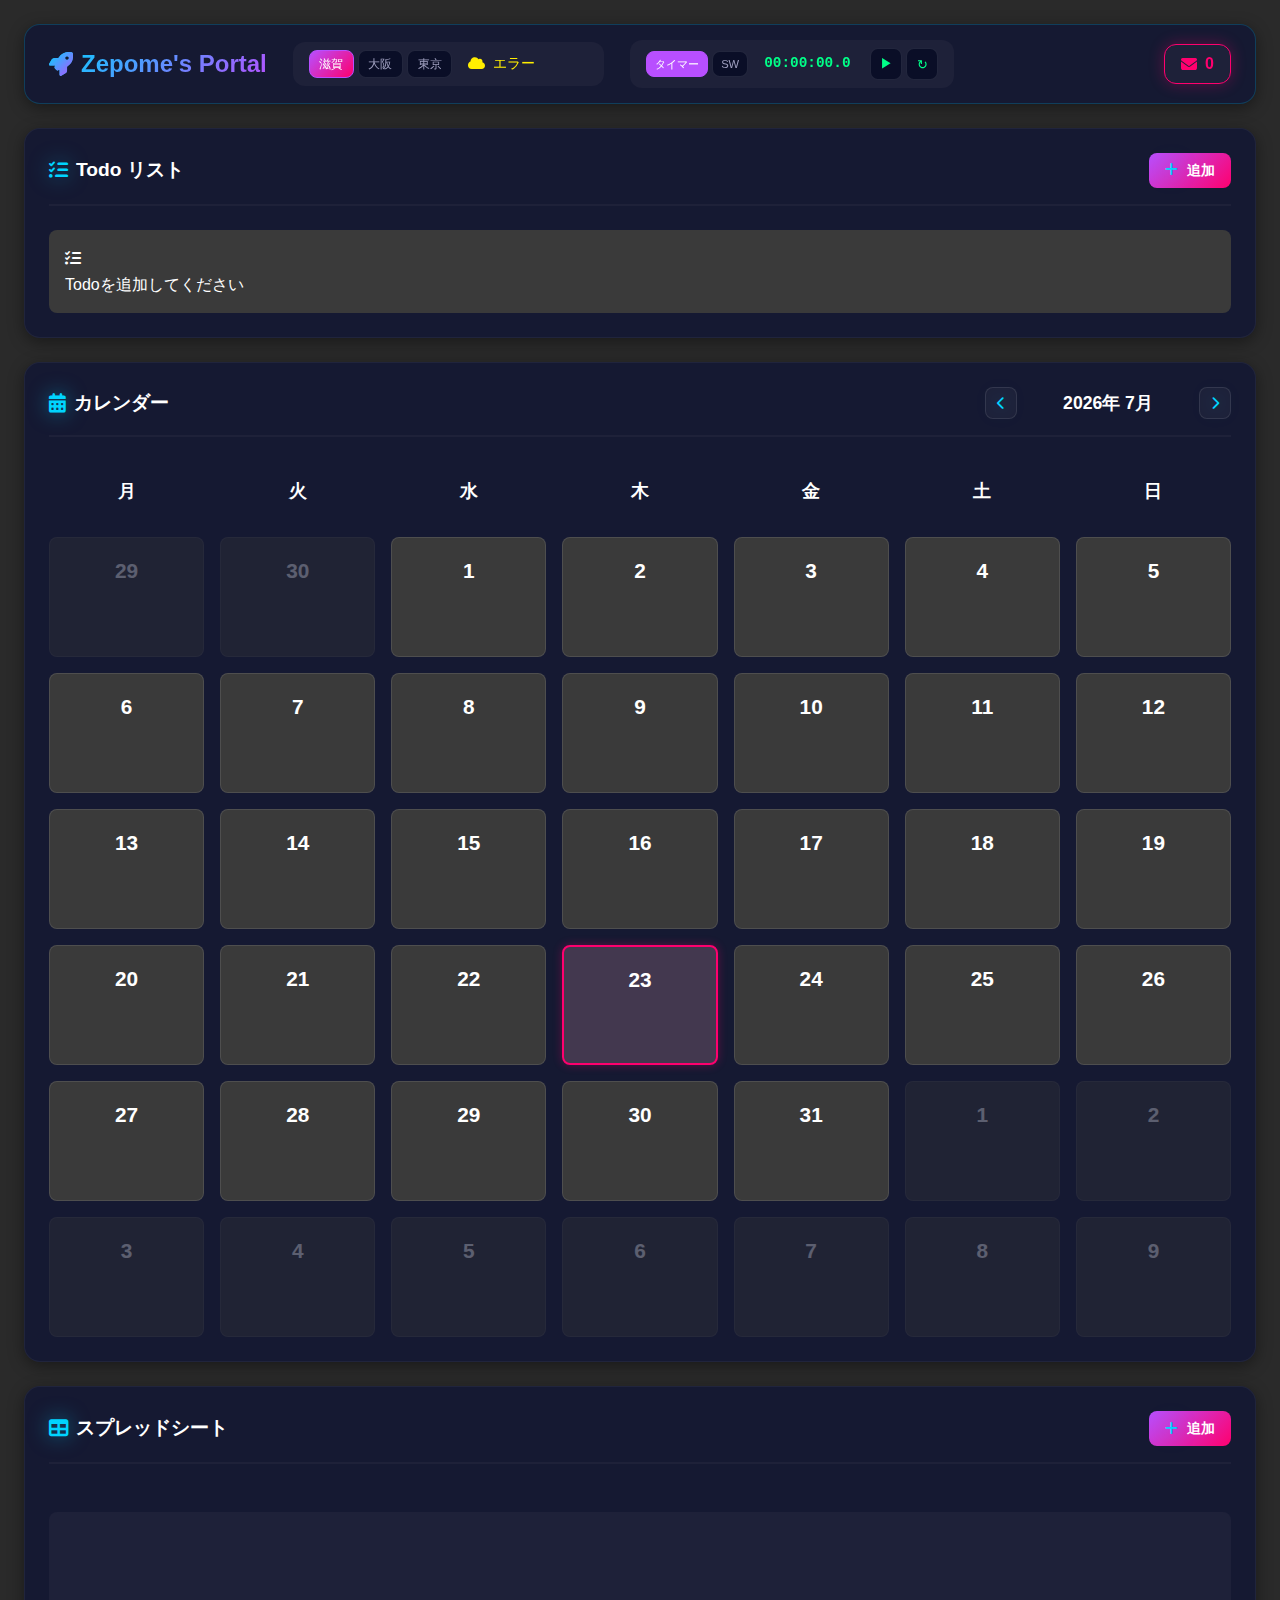
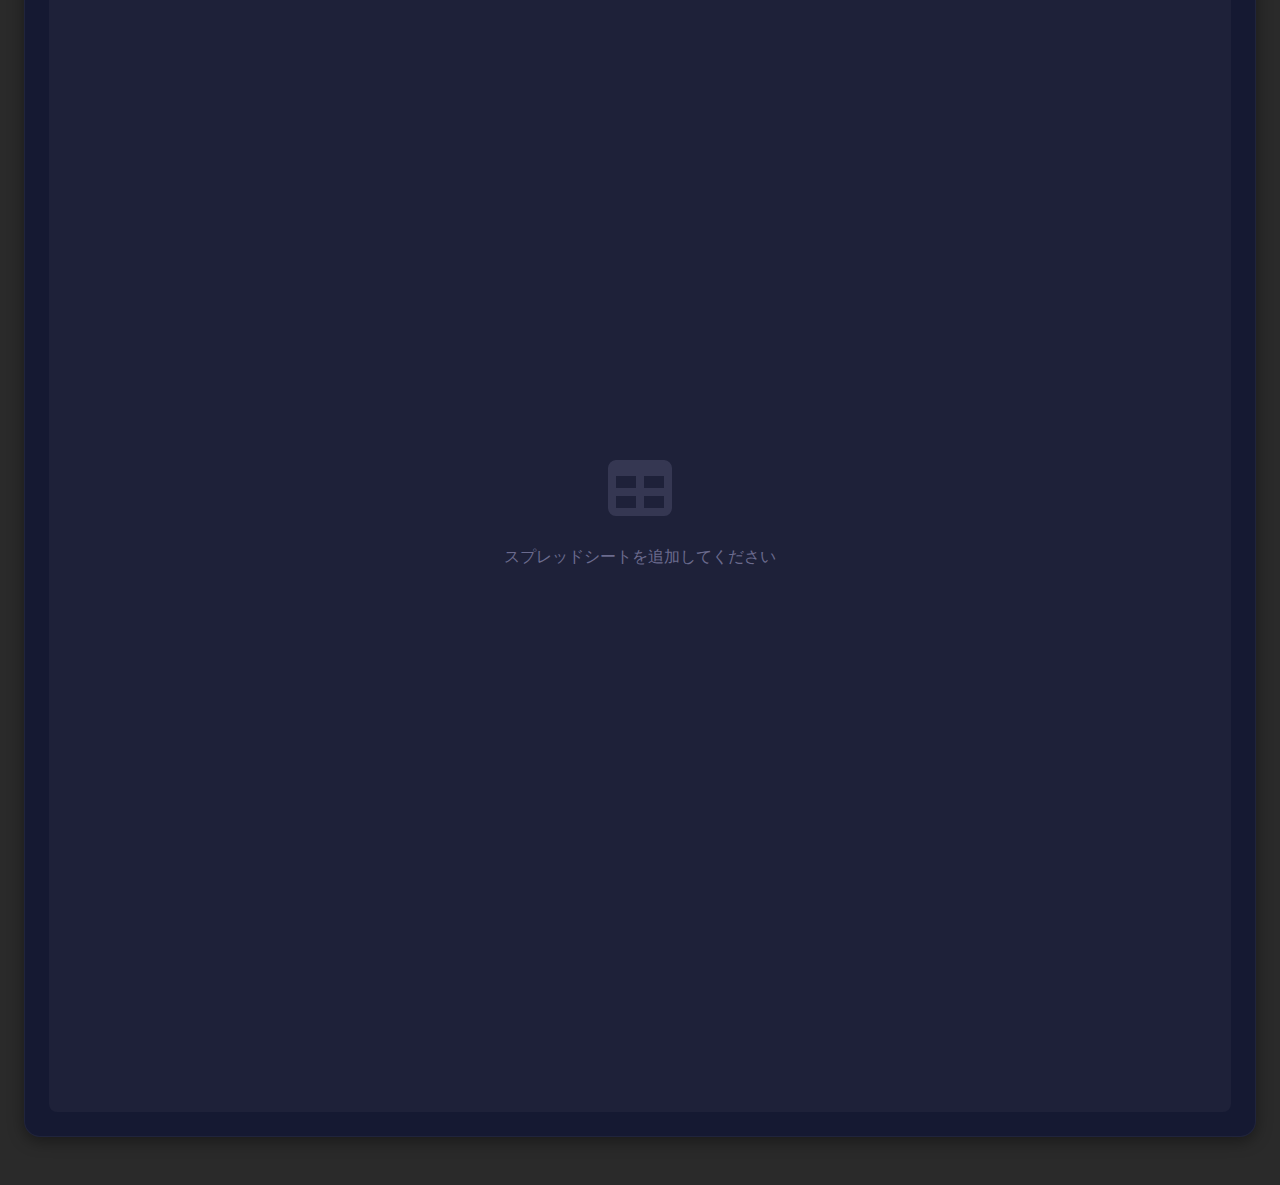
<file: index.html>
<!DOCTYPE html>
<html lang="ja">
<head>
    <meta charset="UTF-8">
    <meta name="viewport" content="width=device-width, initial-scale=1.0">
    <title>Zepome's Portal</title>
    <link rel="stylesheet" href="style.css">
    <link rel="stylesheet" href="https://cdnjs.cloudflare.com/ajax/libs/font-awesome/6.4.0/css/all.min.css">
</head>
<body>
    <div class="container">
        <!-- Header with Weather and Timer -->
        <header class="header">
            <h1 class="logo">
                <i class="fas fa-rocket"></i>
                Zepome's Portal
            </h1>
            
            <!-- Weather Mini Widget -->
            <div class="header-weather">
                <div class="weather-tabs-mini">
                    <button class="tab-btn-mini active" data-location="shiga">滋賀</button>
                    <button class="tab-btn-mini" data-location="osaka">大阪</button>
                    <button class="tab-btn-mini" data-location="tokyo">東京</button>
                </div>
                <div id="weatherContentMini" class="weather-content-mini">
                    <span class="weather-mini-text">Loading...</span>
                </div>
            </div>
            
            <!-- Timer Mini Widget -->
            <div class="header-timer">
                <div class="timer-switch-mini">
                    <button id="timerBtnMini" class="switch-btn-mini active">タイマー</button>
                    <button id="stopwatchBtnMini" class="switch-btn-mini">SW</button>
                </div>
                <div class="timer-display-mini" id="timerDisplayMini">00:00:00.0</div>
                <div class="timer-controls-mini">
                    <button id="timerStartMini" class="control-btn-mini">▶</button>
                    <button id="timerResetMini" class="control-btn-mini">↻</button>
                </div>
            </div>
            
            <div class="header-info">
                <div id="currentTime" class="current-time"></div>
                <div id="gmailCount" class="gmail-count">
                    <i class="fas fa-envelope"></i>
                    <span id="unreadCount">0</span>
                </div>
            </div>
        </header>

        <!-- Todo Widget (Full Width) -->
        <div class="widget todo-widget-full">
            <div class="widget-header">
                <h2><i class="fas fa-tasks"></i> Todo リスト</h2>
                <button id="addTodoBtn" class="add-btn">
                    <i class="fas fa-plus"></i> 追加
                </button>
            </div>
            <div id="todoList" class="todo-list-horizontal">
                <div class="loading">Loading...</div>
            </div>
        </div>

        <!-- Calendar Widget (Full Width) -->
        <div class="widget calendar-widget-full">
            <div class="widget-header">
                <h2><i class="fas fa-calendar-alt"></i> カレンダー</h2>
                <div class="calendar-nav">
                    <button id="prevMonth" class="nav-btn"><i class="fas fa-chevron-left"></i></button>
                    <span id="currentMonth" class="current-month"></span>
                    <button id="nextMonth" class="nav-btn"><i class="fas fa-chevron-right"></i></button>
                </div>
            </div>
            <div id="calendarGrid" class="calendar-grid"></div>
        </div>

        <!-- Spreadsheet Widget (Full Width) -->
        <div class="widget spreadsheet-widget-full">
            <div class="widget-header">
                <h2><i class="fas fa-table"></i> スプレッドシート</h2>
                <button id="addSheetBtn" class="add-btn">
                    <i class="fas fa-plus"></i> 追加
                </button>
            </div>
            <div class="sheet-tabs" id="sheetTabs"></div>
            <div id="sheetContent" class="sheet-content">
                <div class="empty-state">
                    <i class="fas fa-table"></i>
                    <p>スプレッドシートを追加してください</p>
                </div>
            </div>
        </div>
    </div>

    <!-- Timer Settings Modal -->
    <div id="timerSettingsModal" class="modal">
        <div class="modal-content modal-small">
            <div class="modal-header">
                <h3><i class="fas fa-clock"></i> タイマー設定</h3>
                <button class="close-btn" id="closeTimerSettings">
                    <i class="fas fa-times"></i>
                </button>
            </div>
            <div class="modal-body">
                <div class="time-inputs">
                    <input type="number" id="timerHours" min="0" max="23" value="0" placeholder="00">
                    <span>:</span>
                    <input type="number" id="timerMinutes" min="0" max="59" value="5" placeholder="00">
                    <span>:</span>
                    <input type="number" id="timerSeconds" min="0" max="59" value="0" placeholder="00">
                </div>
            </div>
            <div class="modal-footer">
                <button id="setTimer" class="btn-primary">設定</button>
            </div>
        </div>
    </div>

    <!-- Todo Modal -->
    <div id="todoModal" class="modal">
        <div class="modal-content">
            <div class="modal-header">
                <h3><i class="fas fa-tasks"></i> Todoを追加</h3>
                <button class="close-btn" id="closeTodoModal">
                    <i class="fas fa-times"></i>
                </button>
            </div>
            <div class="modal-body">
                <div class="form-group">
                    <label>タスク名</label>
                    <input type="text" id="todoTitle" placeholder="タスク名を入力">
                </div>
                <div class="form-group">
                    <label>グループ</label>
                    <select id="todoGroup">
                        <option value="">グループを選択</option>
                        <option value="__new__">+ 新しいグループを作成</option>
                    </select>
                </div>
                <div class="form-group">
                    <label>
                        <i class="fas fa-calendar calendar-icon"></i> 期日
                    </label>
                    <input type="date" id="todoDueDate">
                </div>
                <div class="form-group">
                    <label>実行予定時間</label>
                    <input type="time" id="todoTime">
                </div>
                <div class="form-group checkbox-group">
                    <label>
                        <input type="checkbox" id="todoCalendar">
                        <span>カレンダーに反映</span>
                    </label>
                </div>
                <div class="form-group">
                    <label>メモ</label>
                    <textarea id="todoNotes" rows="3" placeholder="メモ(任意)"></textarea>
                </div>
            </div>
            <div class="modal-footer">
                <button id="cancelTodo" class="btn-secondary">キャンセル</button>
                <button id="saveTodo" class="btn-primary">保存</button>
            </div>
        </div>
    </div>

    <!-- Spreadsheet Modal -->
    <div id="sheetModal" class="modal">
        <div class="modal-content">
            <div class="modal-header">
                <h3><i class="fas fa-table"></i> スプレッドシートを追加</h3>
                <button class="close-btn" id="closeSheetModal">
                    <i class="fas fa-times"></i>
                </button>
            </div>
            <div class="modal-body">
                <div class="form-group">
                    <label>シート名</label>
                    <input type="text" id="sheetName" placeholder="例: 家計簿">
                </div>
                <div class="form-group">
                    <label>スプレッドシートURL</label>
                    <input type="text" id="sheetUrl" placeholder="GoogleスプレッドシートのURLを貼り付け">
                    <small>フルURLを貼り付けると自動的にIDを抽出します</small>
                </div>
            </div>
            <div class="modal-footer">
                <button id="cancelSheet" class="btn-secondary">キャンセル</button>
                <button id="saveSheet" class="btn-primary">保存</button>
            </div>
        </div>
    </div>

    <script src="config.js"></script>
    <script src="script.js"></script>
</body>
</html>
</file>
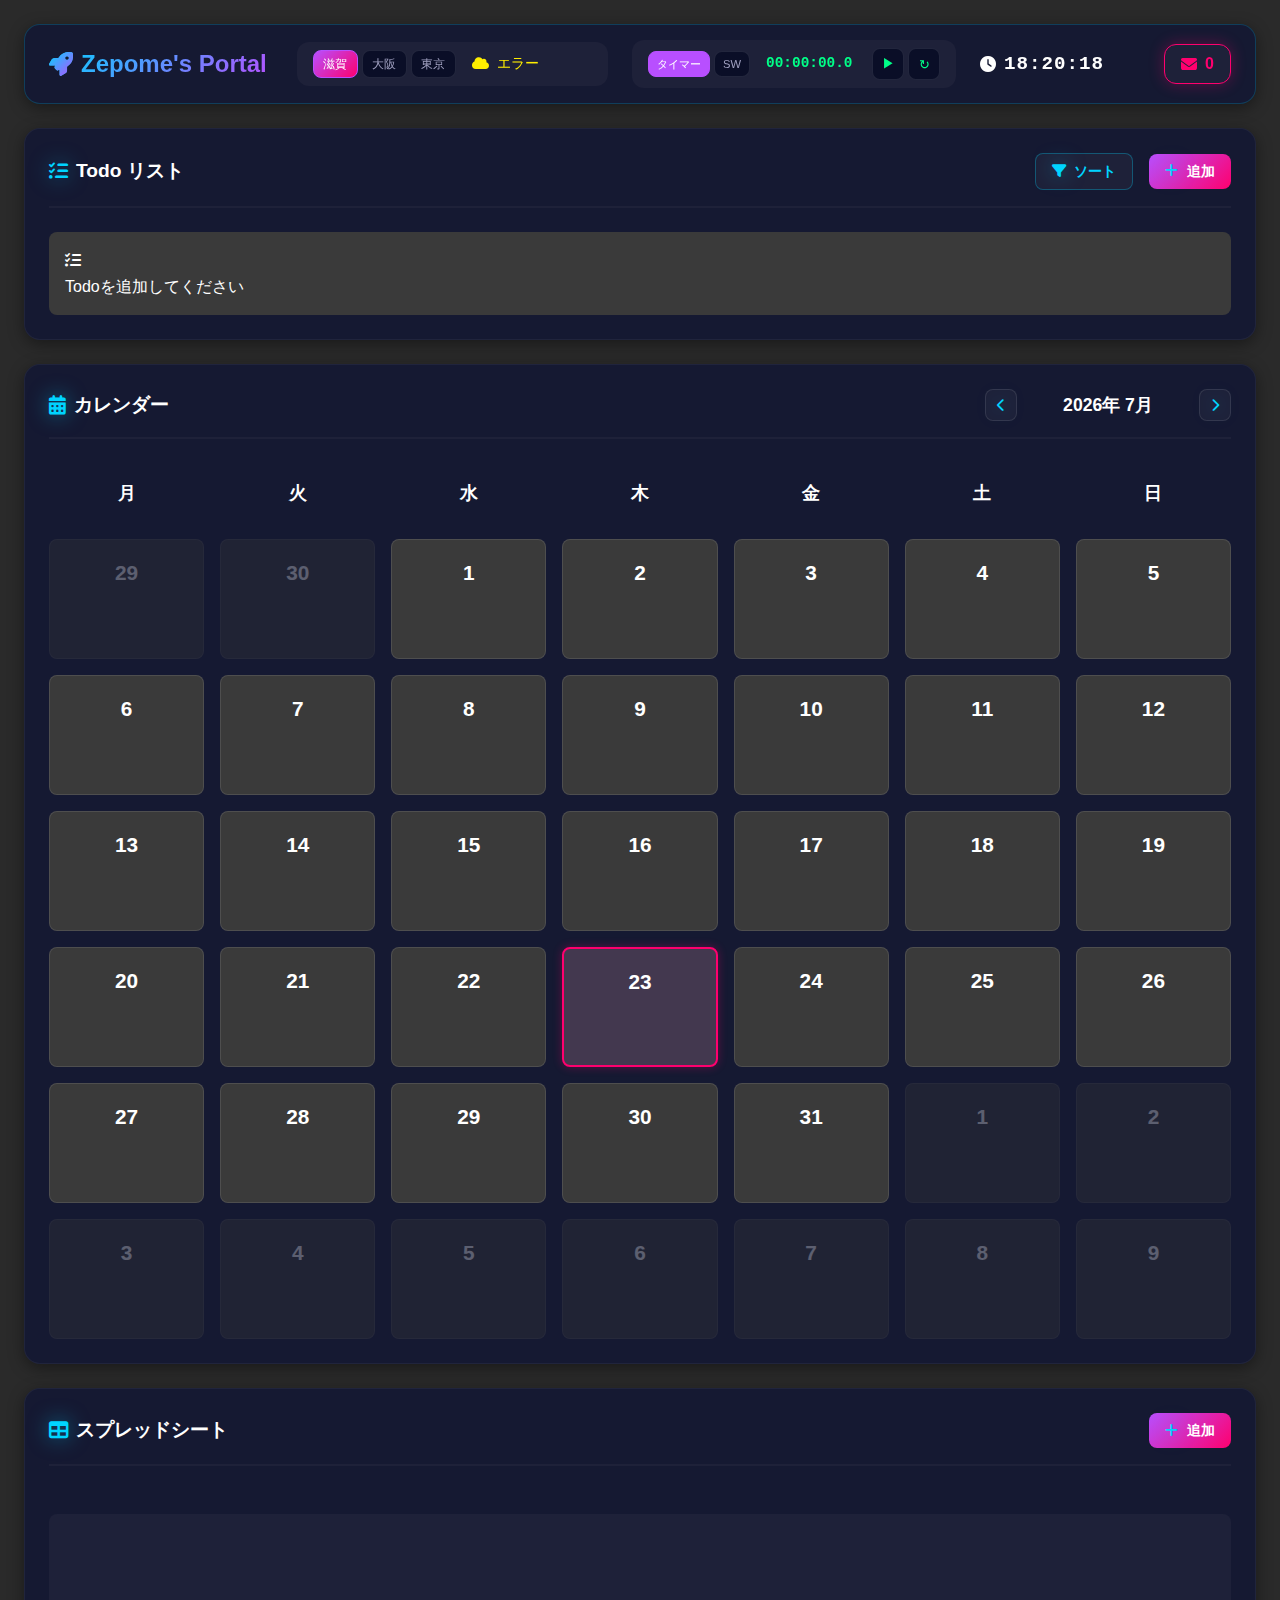
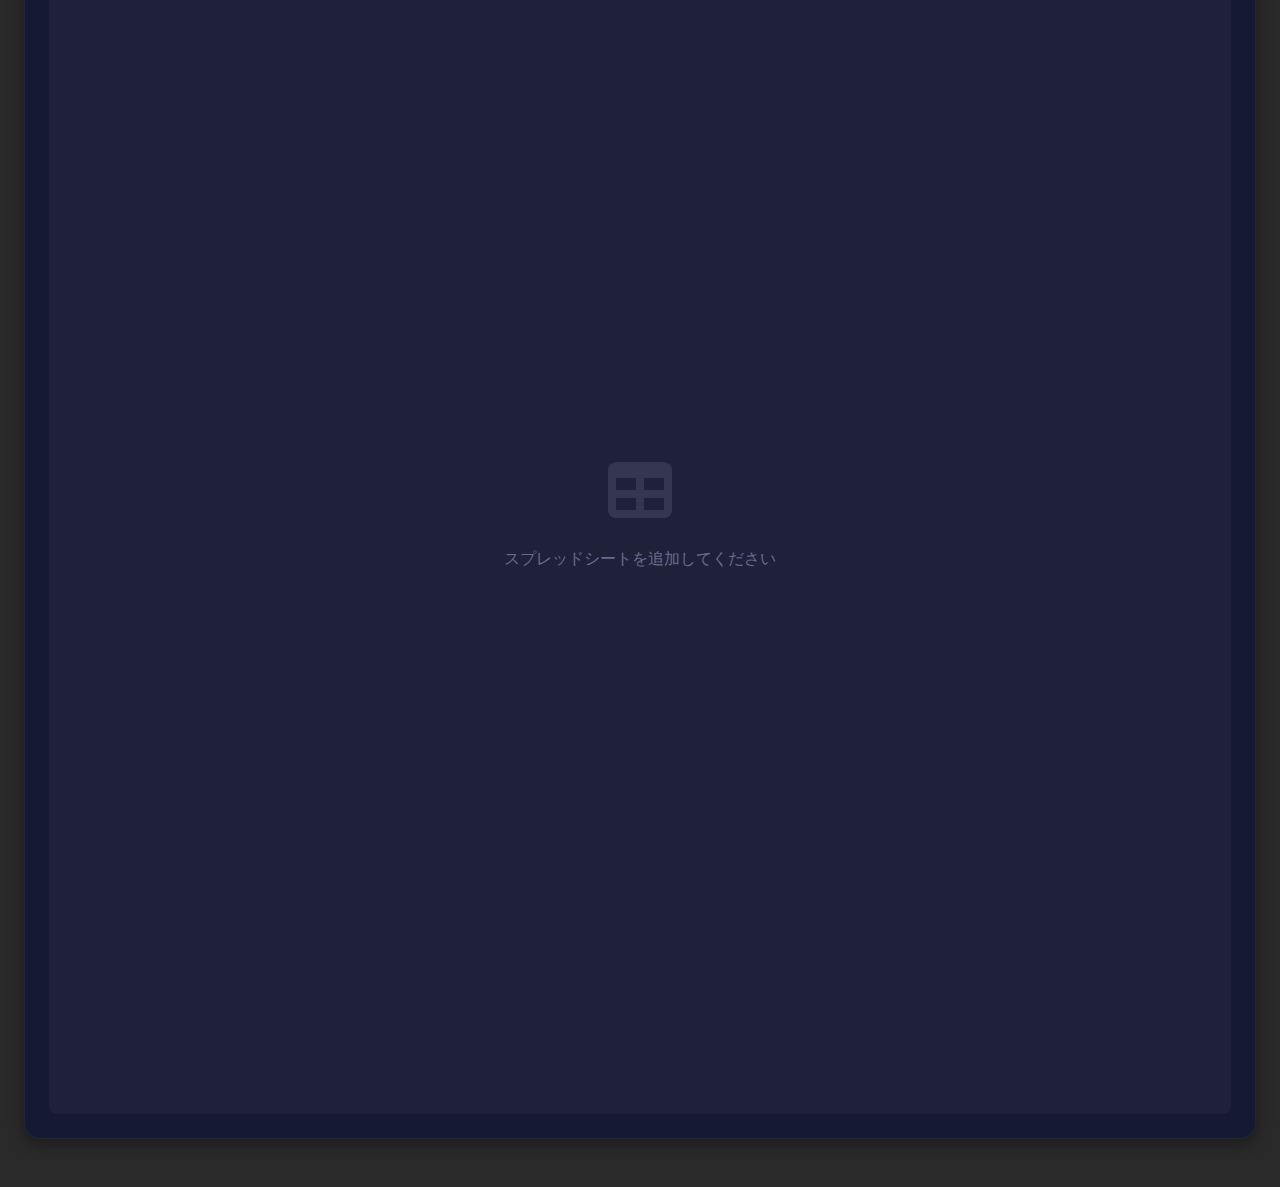
<file: index (1).html>
<!DOCTYPE html>
<html lang="ja">
<head>
    <meta charset="UTF-8">
    <meta name="viewport" content="width=device-width, initial-scale=1.0">
    <title>Zepome's Portal</title>
    <link rel="stylesheet" href="style.css">
    <link rel="stylesheet" href="https://cdnjs.cloudflare.com/ajax/libs/font-awesome/6.4.0/css/all.min.css">
</head>
<body>
    <div class="container">
        <!-- Header with Weather and Timer -->
        <header class="header">
            <h1 class="logo">
                <i class="fas fa-rocket"></i>
                Zepome's Portal
            </h1>
            
            <div class="header-right">
                <!-- Weather Mini Widget -->
                <div class="header-weather">
                    <div class="weather-tabs-mini">
                        <button class="tab-btn-mini active" data-location="shiga">滋賀</button>
                        <button class="tab-btn-mini" data-location="osaka">大阪</button>
                        <button class="tab-btn-mini" data-location="tokyo">東京</button>
                    </div>
                    <div id="weatherContentMini" class="weather-content-mini">
                        <i class="fas fa-cloud weather-icon"></i>
                        <span class="weather-mini-text">Loading...</span>
                    </div>
                </div>
                
                <!-- Timer Mini Widget -->
                <div class="header-timer">
                    <div class="timer-switch-mini">
                        <button id="timerBtnMini" class="switch-btn-mini active">タイマー</button>
                        <button id="stopwatchBtnMini" class="switch-btn-mini">SW</button>
                    </div>
                    <div class="timer-display-mini" id="timerDisplayMini">00:00:00.0</div>
                    <div class="timer-controls-mini">
                        <button id="timerStartMini" class="control-btn-mini">▶</button>
                        <button id="timerResetMini" class="control-btn-mini">↻</button>
                    </div>
                </div>
                
                <div class="header-info">
                    <div id="currentTime" class="current-time">
                        <i class="fas fa-clock"></i>
                        <span id="timeDisplay"></span>
                    </div>
                    <div id="gmailCount" class="gmail-count">
                        <i class="fas fa-envelope"></i>
                        <span id="unreadCount">0</span>
                    </div>
                </div>
            </div>
        </header>

        <!-- Todo Widget (Full Width) -->
        <div class="widget todo-widget-full">
            <div class="widget-header">
                <h2><i class="fas fa-tasks"></i> Todo リスト</h2>
                <div class="todo-controls">
                    <div class="sort-dropdown">
                        <button id="sortBtn" class="sort-btn">
                            <i class="fas fa-filter"></i> ソート
                        </button>
                        <div id="sortMenu" class="sort-menu" style="display: none;">
                            <button class="sort-option" data-sort="all"><i class="fas fa-list"></i> 全て</button>
                            <button class="sort-option" data-sort="time"><i class="fas fa-clock"></i> 時間順</button>
                            <button class="sort-option" data-sort="group"><i class="fas fa-folder"></i> グループ別</button>
                            <button class="sort-option" data-sort="month"><i class="fas fa-calendar"></i> 月別</button>
                            <button class="sort-option" data-sort="morning"><i class="fas fa-sun"></i> 朝 (6-11時)</button>
                            <button class="sort-option" data-sort="afternoon"><i class="fas fa-cloud-sun"></i> 昼 (12-17時)</button>
                            <button class="sort-option" data-sort="evening"><i class="fas fa-moon"></i> 夜 (18-23時)</button>
                        </div>
                    </div>
                    <button id="addTodoBtn" class="add-btn">
                        <i class="fas fa-plus"></i> 追加
                    </button>
                </div>
            </div>
            <div id="todoList" class="todo-list-horizontal">
                <div class="loading">Loading...</div>
            </div>
        </div>

        <!-- Calendar Widget (Full Width) -->
        <div class="widget calendar-widget-full">
            <div class="widget-header">
                <h2><i class="fas fa-calendar-alt"></i> カレンダー</h2>
                <div class="calendar-nav">
                    <button id="prevMonth" class="nav-btn"><i class="fas fa-chevron-left"></i></button>
                    <span id="currentMonth" class="current-month"></span>
                    <button id="nextMonth" class="nav-btn"><i class="fas fa-chevron-right"></i></button>
                </div>
            </div>
            <div id="calendarGrid" class="calendar-grid"></div>
        </div>

        <!-- Spreadsheet Widget (Full Width) -->
        <div class="widget spreadsheet-widget-full">
            <div class="widget-header">
                <h2><i class="fas fa-table"></i> スプレッドシート</h2>
                <button id="addSheetBtn" class="add-btn">
                    <i class="fas fa-plus"></i> 追加
                </button>
            </div>
            <div class="sheet-tabs" id="sheetTabs"></div>
            <div id="sheetContent" class="sheet-content">
                <div class="empty-state">
                    <i class="fas fa-table"></i>
                    <p>スプレッドシートを追加してください</p>
                </div>
            </div>
        </div>
    </div>

    <!-- Timer Settings Modal -->
    <div id="timerSettingsModal" class="modal">
        <div class="modal-content modal-small">
            <div class="modal-header">
                <h3><i class="fas fa-clock"></i> タイマー設定</h3>
                <button class="close-btn" id="closeTimerSettings">
                    <i class="fas fa-times"></i>
                </button>
            </div>
            <div class="modal-body">
                <div class="time-inputs">
                    <input type="number" id="timerHours" min="0" max="23" value="0" placeholder="00">
                    <span>:</span>
                    <input type="number" id="timerMinutes" min="0" max="59" value="5" placeholder="00">
                    <span>:</span>
                    <input type="number" id="timerSeconds" min="0" max="59" value="0" placeholder="00">
                </div>
            </div>
            <div class="modal-footer">
                <button id="setTimer" class="btn-primary">設定</button>
            </div>
        </div>
    </div>

    <!-- Todo Modal -->
    <div id="todoModal" class="modal">
        <div class="modal-content">
            <div class="modal-header">
                <h3><i class="fas fa-tasks"></i> Todoを追加</h3>
                <button class="close-btn" id="closeTodoModal">
                    <i class="fas fa-times"></i>
                </button>
            </div>
            <div class="modal-body">
                <div class="form-group">
                    <label>タスク名</label>
                    <input type="text" id="todoTitle" placeholder="タスク名を入力">
                </div>
                <div class="form-group">
                    <label>グループ</label>
                    <select id="todoGroup">
                        <option value="">グループを選択</option>
                        <option value="__new__">+ 新しいグループを作成</option>
                    </select>
                </div>
                <div class="form-group">
                    <label>
                        <i class="fas fa-calendar calendar-icon" id="calendarIconBtn" style="cursor: pointer;"></i> 日程
                    </label>
                    <input type="text" id="todoDueDate" readonly placeholder="日程を選択">
                    <div id="inlineCalendar" class="inline-calendar" style="display: none;"></div>
                </div>
                <div class="form-group">
                    <label>時間</label>
                    <select id="todoTime">
                        <option value="">時間を選択</option>
                        <option value="00:00">00:00</option>
                        <option value="01:00">01:00</option>
                        <option value="02:00">02:00</option>
                        <option value="03:00">03:00</option>
                        <option value="04:00">04:00</option>
                        <option value="05:00">05:00</option>
                        <option value="06:00">06:00</option>
                        <option value="07:00">07:00</option>
                        <option value="08:00">08:00</option>
                        <option value="09:00">09:00</option>
                        <option value="10:00">10:00</option>
                        <option value="11:00">11:00</option>
                        <option value="12:00">12:00</option>
                        <option value="13:00">13:00</option>
                        <option value="14:00">14:00</option>
                        <option value="15:00">15:00</option>
                        <option value="16:00">16:00</option>
                        <option value="17:00">17:00</option>
                        <option value="18:00">18:00</option>
                        <option value="19:00">19:00</option>
                        <option value="20:00">20:00</option>
                        <option value="21:00">21:00</option>
                        <option value="22:00">22:00</option>
                        <option value="23:00">23:00</option>
                    </select>
                </div>
                <div class="form-group">
                    <label>メモ</label>
                    <textarea id="todoNotes" rows="3" placeholder="メモ(任意)"></textarea>
                </div>
            </div>
            <div class="modal-footer">
                <button id="cancelTodo" class="btn-secondary">キャンセル</button>
                <button id="saveTodo" class="btn-primary">保存</button>
                <button id="updateTodo" class="btn-primary" style="display: none;">更新</button>
            </div>
        </div>
    </div>

    <!-- Spreadsheet Modal -->
    <div id="sheetModal" class="modal">
        <div class="modal-content">
            <div class="modal-header">
                <h3><i class="fas fa-table"></i> スプレッドシートを追加</h3>
                <button class="close-btn" id="closeSheetModal">
                    <i class="fas fa-times"></i>
                </button>
            </div>
            <div class="modal-body">
                <div class="form-group">
                    <label>シート名</label>
                    <input type="text" id="sheetName" placeholder="例: 家計簿">
                </div>
                <div class="form-group">
                    <label>スプレッドシートURL</label>
                    <input type="text" id="sheetUrl" placeholder="GoogleスプレッドシートのURLを貼り付け">
                    <small>フルURLを貼り付けると自動的にIDを抽出します</small>
                </div>
            </div>
            <div class="modal-footer">
                <button id="cancelSheet" class="btn-secondary">キャンセル</button>
                <button id="saveSheet" class="btn-primary">保存</button>
            </div>
        </div>
    </div>

    <script src="config.js"></script>
    <script src="script.js"></script>
</body>
</html>
</file>
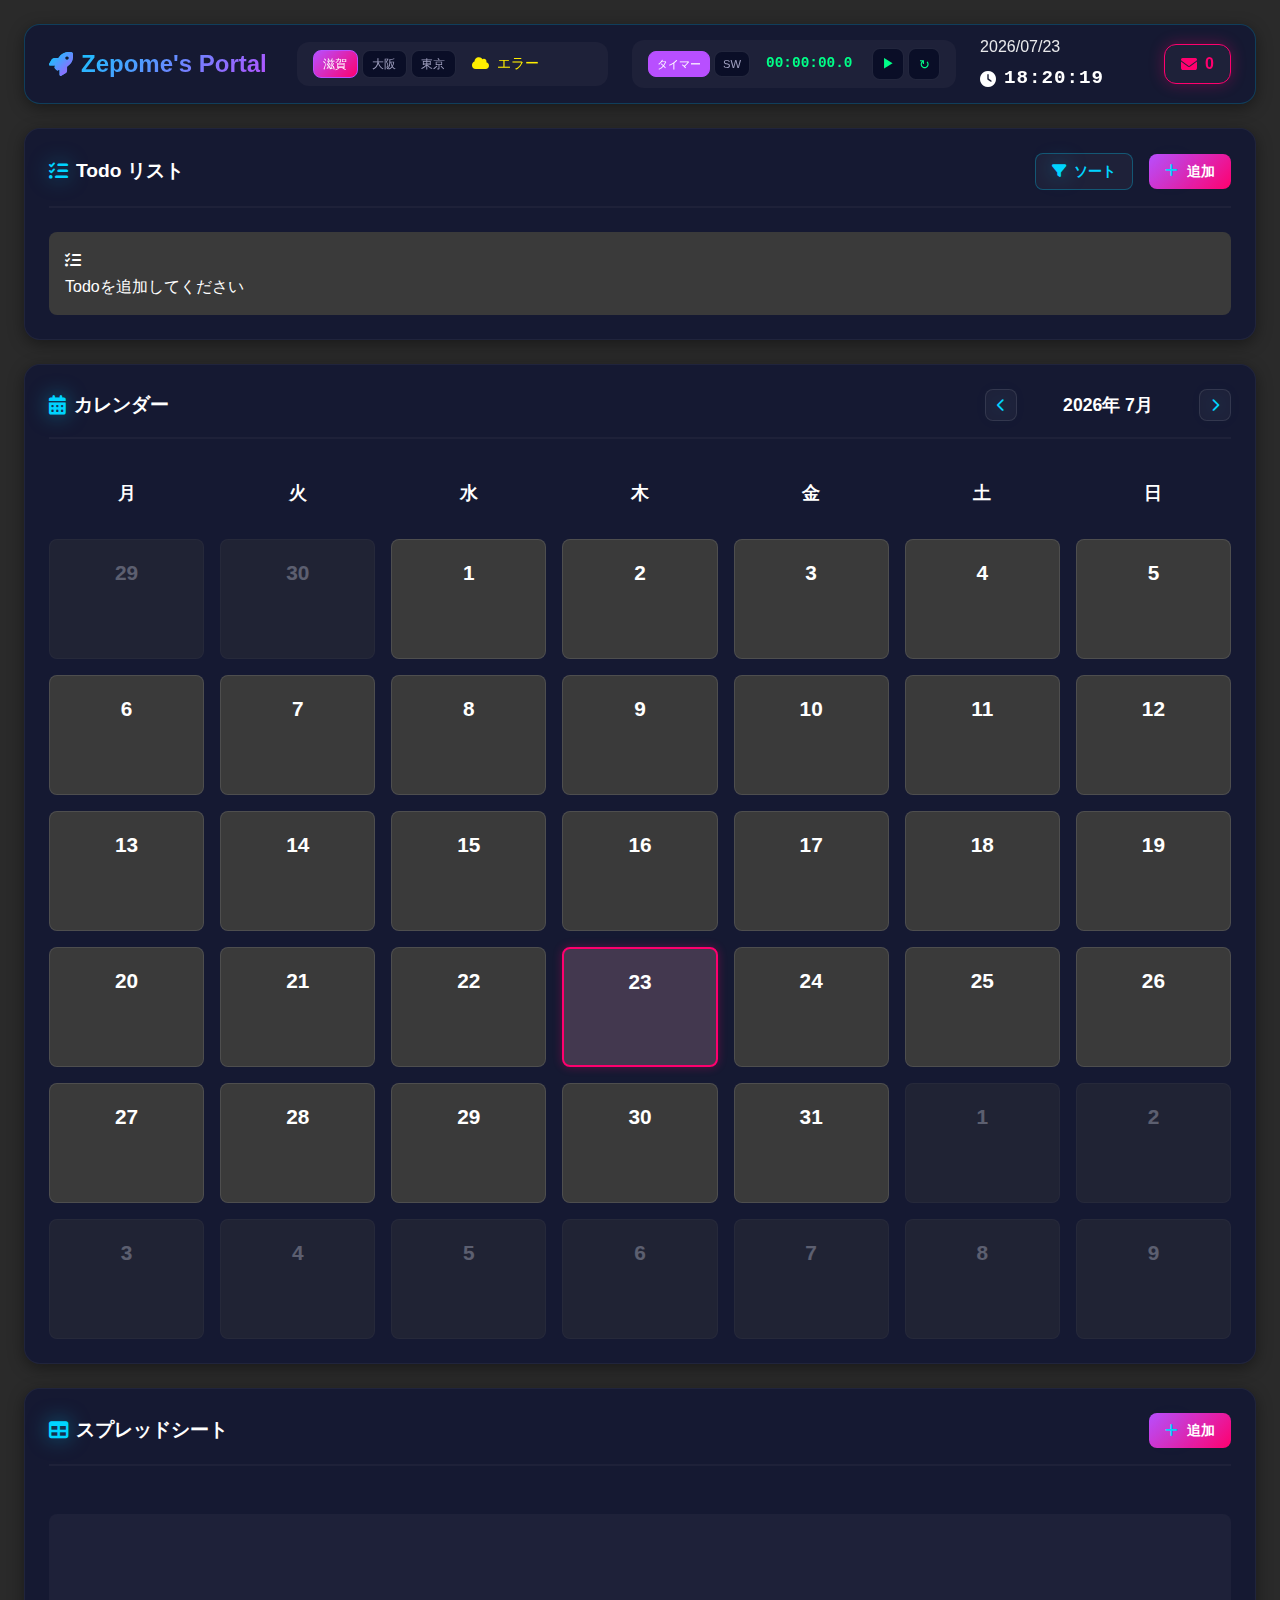
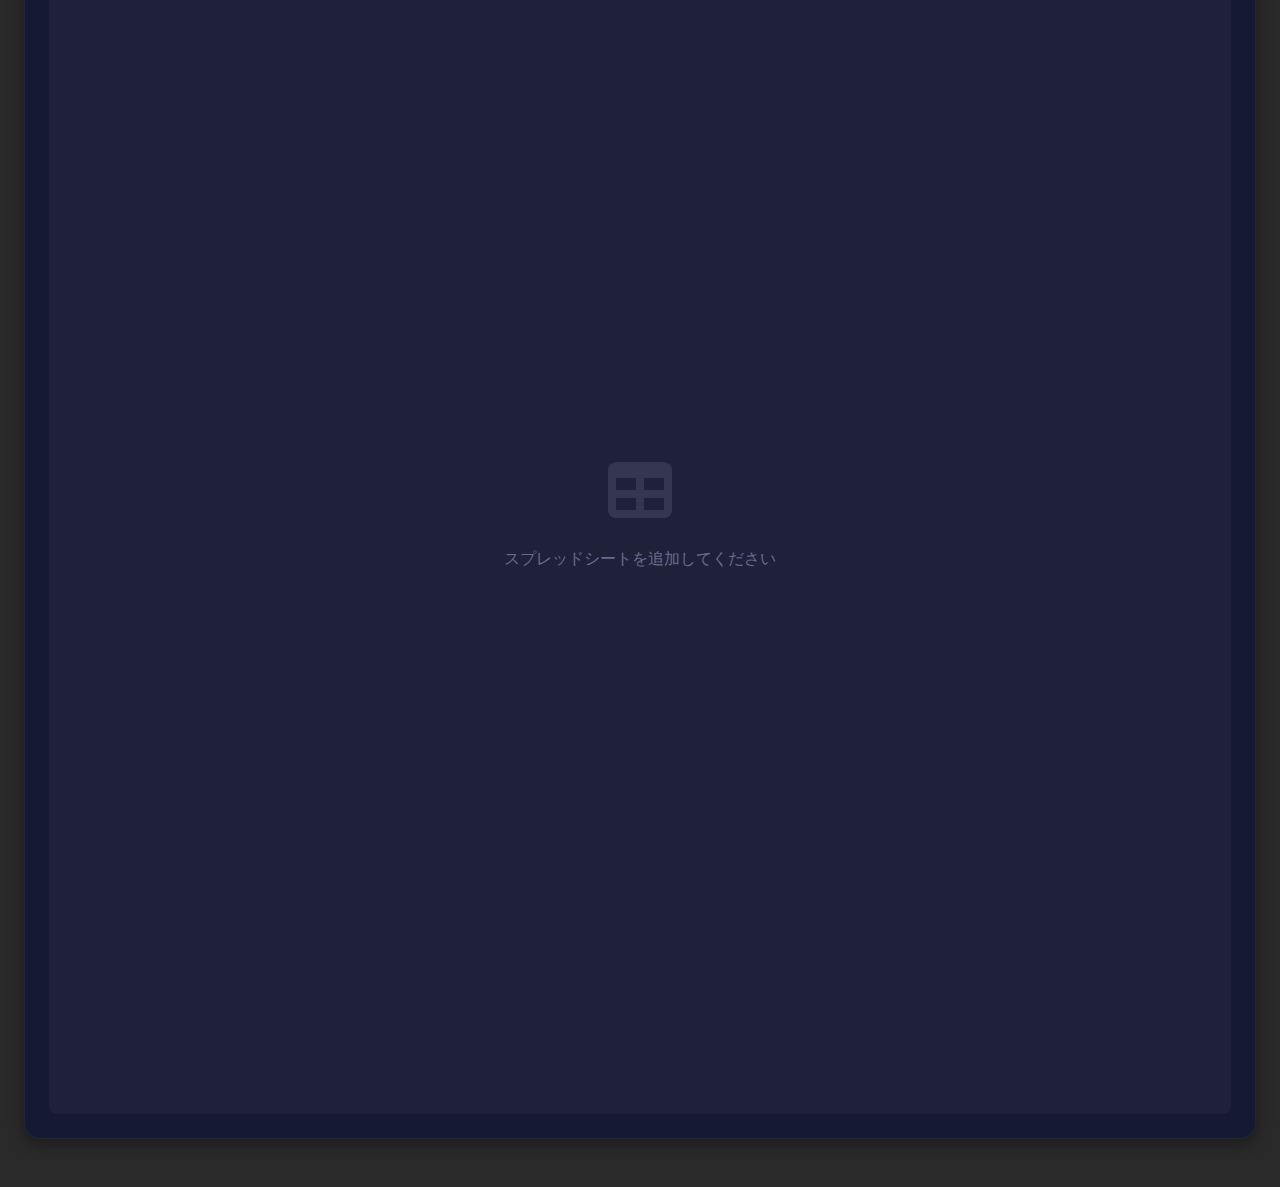
<file: index_complete.html>
<!DOCTYPE html>
<html lang="ja">
<head>
    <meta charset="UTF-8">
    <meta name="viewport" content="width=device-width, initial-scale=1.0">
    <title>Zepome's Portal</title>
    <link rel="stylesheet" href="style.css">
    <link rel="stylesheet" href="https://cdnjs.cloudflare.com/ajax/libs/font-awesome/6.4.0/css/all.min.css">
</head>
<body>
    <div class="container">
        <!-- Header with Weather and Timer -->
        <header class="header">
            <h1 class="logo">
                <i class="fas fa-rocket"></i>
                Zepome's Portal
            </h1>
            
            <div class="header-right">
                <!-- Weather Mini Widget -->
                <div class="header-weather">
                    <div class="weather-tabs-mini">
                        <button class="tab-btn-mini active" data-location="shiga">滋賀</button>
                        <button class="tab-btn-mini" data-location="osaka">大阪</button>
                        <button class="tab-btn-mini" data-location="tokyo">東京</button>
                    </div>
                    <div id="weatherContentMini" class="weather-content-mini">
                        <i class="fas fa-cloud weather-icon"></i>
                        <span class="weather-mini-text">Loading...</span>
                    </div>
                </div>
                
                <!-- Timer Mini Widget -->
                <div class="header-timer">
                    <div class="timer-switch-mini">
                        <button id="timerBtnMini" class="switch-btn-mini active">タイマー</button>
                        <button id="stopwatchBtnMini" class="switch-btn-mini">SW</button>
                    </div>
                    <div class="timer-display-mini" id="timerDisplayMini">00:00:00.0</div>
                    <div class="timer-controls-mini">
                        <button id="timerStartMini" class="control-btn-mini">▶</button>
                        <button id="timerResetMini" class="control-btn-mini">↻</button>
                    </div>
                </div>
                
                <div class="header-info">
                    <div class="datetime-container">
                        <div id="currentDate" class="current-date"></div>
                        <div id="currentTime" class="current-time">
                            <i class="fas fa-clock"></i>
                            <span id="timeDisplay"></span>
                        </div>
                    </div>
                    <a href="https://mail.google.com/mail/u/0/#inbox" target="_blank" id="gmailCount" class="gmail-count">
                        <i class="fas fa-envelope"></i>
                        <span id="unreadCount">0</span>
                    </a>
                </div>
            </div>
        </header>

        <!-- Todo Widget (Full Width) -->
        <div class="widget todo-widget-full">
            <div class="widget-header">
                <h2><i class="fas fa-tasks"></i> Todo リスト</h2>
                <div class="todo-controls">
                    <div class="sort-dropdown">
                        <button id="sortBtn" class="sort-btn">
                            <i class="fas fa-filter"></i> ソート
                        </button>
                        <div id="sortMenu" class="sort-menu" style="display: none;">
                            <button class="sort-option active" data-sort="all"><i class="fas fa-list"></i> 全て</button>
                            <button class="sort-option" data-sort="time"><i class="fas fa-clock"></i> 時間順</button>
                            <button class="sort-option" data-sort="group"><i class="fas fa-folder"></i> グループ別</button>
                            <button class="sort-option" data-sort="day"><i class="fas fa-calendar-day"></i> 日別</button>
                            <button class="sort-option" data-sort="month"><i class="fas fa-calendar"></i> 月別</button>
                            <button class="sort-option" data-sort="morning"><i class="fas fa-sun"></i> 朝 (6-11時)</button>
                            <button class="sort-option" data-sort="afternoon"><i class="fas fa-cloud-sun"></i> 昼 (12-17時)</button>
                            <button class="sort-option" data-sort="evening"><i class="fas fa-moon"></i> 夜 (18-23時)</button>
                        </div>
                    </div>
                    <button id="addTodoBtn" class="add-btn">
                        <i class="fas fa-plus"></i> 追加
                    </button>
                </div>
            </div>
            <div id="todoList" class="todo-list-horizontal">
                <div class="loading">Loading...</div>
            </div>
        </div>

        <!-- Calendar Widget (Full Width) -->
        <div class="widget calendar-widget-full">
            <div class="widget-header">
                <h2><i class="fas fa-calendar-alt"></i> カレンダー</h2>
                <div class="calendar-nav">
                    <button id="prevMonth" class="nav-btn"><i class="fas fa-chevron-left"></i></button>
                    <span id="currentMonth" class="current-month"></span>
                    <button id="nextMonth" class="nav-btn"><i class="fas fa-chevron-right"></i></button>
                </div>
            </div>
            <div id="calendarGrid" class="calendar-grid"></div>
        </div>

        <!-- Spreadsheet Widget (Full Width) -->
        <div class="widget spreadsheet-widget-full">
            <div class="widget-header">
                <h2><i class="fas fa-table"></i> スプレッドシート</h2>
                <button id="addSheetBtn" class="add-btn">
                    <i class="fas fa-plus"></i> 追加
                </button>
            </div>
            <div class="sheet-tabs" id="sheetTabs"></div>
            <div id="sheetContent" class="sheet-content">
                <div class="empty-state">
                    <i class="fas fa-table"></i>
                    <p>スプレッドシートを追加してください</p>
                </div>
            </div>
        </div>
    </div>

    <!-- Timer Settings Modal -->
    <div id="timerSettingsModal" class="modal">
        <div class="modal-content modal-small">
            <div class="modal-header">
                <h3><i class="fas fa-clock"></i> タイマー設定</h3>
                <button class="close-btn" id="closeTimerSettings">
                    <i class="fas fa-times"></i>
                </button>
            </div>
            <div class="modal-body">
                <div class="time-inputs">
                    <select id="timerHours">
                        <option value="0">00</option>
                        <option value="1">01</option>
                        <option value="2">02</option>
                        <option value="3">03</option>
                        <option value="4">04</option>
                        <option value="5">05</option>
                        <option value="6">06</option>
                        <option value="7">07</option>
                        <option value="8">08</option>
                        <option value="9">09</option>
                        <option value="10">10</option>
                        <option value="11">11</option>
                        <option value="12">12</option>
                        <option value="13">13</option>
                        <option value="14">14</option>
                        <option value="15">15</option>
                        <option value="16">16</option>
                        <option value="17">17</option>
                        <option value="18">18</option>
                        <option value="19">19</option>
                        <option value="20">20</option>
                        <option value="21">21</option>
                        <option value="22">22</option>
                        <option value="23">23</option>
                    </select>
                    <span>:</span>
                    <select id="timerMinutes">
                        <option value="0">00</option>
                        <option value="1">01</option>
                        <option value="2">02</option>
                        <option value="3">03</option>
                        <option value="4">04</option>
                        <option value="5" selected>05</option>
                        <option value="6">06</option>
                        <option value="7">07</option>
                        <option value="8">08</option>
                        <option value="9">09</option>
                        <option value="10">10</option>
                        <option value="15">15</option>
                        <option value="20">20</option>
                        <option value="25">25</option>
                        <option value="30">30</option>
                        <option value="35">35</option>
                        <option value="40">40</option>
                        <option value="45">45</option>
                        <option value="50">50</option>
                        <option value="55">55</option>
                    </select>
                    <span>:</span>
                    <select id="timerSeconds">
                        <option value="0" selected>00</option>
                        <option value="10">10</option>
                        <option value="15">15</option>
                        <option value="20">20</option>
                        <option value="30">30</option>
                        <option value="40">40</option>
                        <option value="45">45</option>
                        <option value="50">50</option>
                    </select>
                </div>
            </div>
            <div class="modal-footer">
                <button id="setTimer" class="btn-primary">設定</button>
            </div>
        </div>
    </div>

    <!-- Todo Modal -->
    <div id="todoModal" class="modal">
        <div class="modal-content">
            <div class="modal-header">
                <h3><i class="fas fa-tasks"></i> Todoを追加</h3>
                <button class="close-btn" id="closeTodoModal">
                    <i class="fas fa-times"></i>
                </button>
            </div>
            <div class="modal-body">
                <div class="form-group">
                    <label>タスク名</label>
                    <input type="text" id="todoTitle" placeholder="タスク名を入力">
                </div>
                <div class="form-group">
                    <label>グループ</label>
                    <select id="todoGroup">
                        <option value="">グループを選択</option>
                        <option value="__new__">+ 新しいグループを作成</option>
                    </select>
                </div>
                <div class="form-group">
                    <label>
                        <i class="fas fa-calendar calendar-icon" id="calendarIconBtn" style="cursor: pointer;"></i> 日程
                    </label>
                    <input type="text" id="todoDueDate" readonly placeholder="日程を選択">
                    <div id="inlineCalendar" class="inline-calendar" style="display: none;"></div>
                </div>
                <div class="form-group">
                    <label>時間</label>
                    <select id="todoTime">
                        <option value="">時間を選択</option>
                        <option value="00:00">00:00</option>
                        <option value="01:00">01:00</option>
                        <option value="02:00">02:00</option>
                        <option value="03:00">03:00</option>
                        <option value="04:00">04:00</option>
                        <option value="05:00">05:00</option>
                        <option value="06:00">06:00</option>
                        <option value="07:00">07:00</option>
                        <option value="08:00">08:00</option>
                        <option value="09:00">09:00</option>
                        <option value="10:00">10:00</option>
                        <option value="11:00">11:00</option>
                        <option value="12:00">12:00</option>
                        <option value="13:00">13:00</option>
                        <option value="14:00">14:00</option>
                        <option value="15:00">15:00</option>
                        <option value="16:00">16:00</option>
                        <option value="17:00">17:00</option>
                        <option value="18:00">18:00</option>
                        <option value="19:00">19:00</option>
                        <option value="20:00">20:00</option>
                        <option value="21:00">21:00</option>
                        <option value="22:00">22:00</option>
                        <option value="23:00">23:00</option>
                    </select>
                </div>
                <div class="form-group">
                    <label>メモ</label>
                    <textarea id="todoNotes" rows="3" placeholder="メモ(任意)"></textarea>
                </div>
            </div>
            <div class="modal-footer">
                <button id="cancelTodo" class="btn-secondary">キャンセル</button>
                <button id="saveTodo" class="btn-primary">保存</button>
                <button id="updateTodo" class="btn-primary" style="display: none;">更新</button>
            </div>
        </div>
    </div>

    <!-- Spreadsheet Modal -->
    <div id="sheetModal" class="modal">
        <div class="modal-content">
            <div class="modal-header">
                <h3><i class="fas fa-table"></i> スプレッドシートを追加</h3>
                <button class="close-btn" id="closeSheetModal">
                    <i class="fas fa-times"></i>
                </button>
            </div>
            <div class="modal-body">
                <div class="form-group">
                    <label>シート名</label>
                    <input type="text" id="sheetName" placeholder="例: 家計簿">
                </div>
                <div class="form-group">
                    <label>スプレッドシートURL</label>
                    <input type="text" id="sheetUrl" placeholder="GoogleスプレッドシートのURLを貼り付け">
                    <small>フルURLを貼り付けると自動的にIDを抽出します</small>
                </div>
            </div>
            <div class="modal-footer">
                <button id="cancelSheet" class="btn-secondary">キャンセル</button>
                <button id="saveSheet" class="btn-primary">保存</button>
            </div>
        </div>
    </div>


    <!-- Config and Scripts must load before Google API -->
    <script src="config.js"></script>
    <script src="script.js"></script>
    
    <!-- Google API Scripts -->
    <script async defer src="https://apis.google.com/js/api.js" onload="gapiLoaded()"></script>
    <script async defer src="https://accounts.google.com/gsi/client" onload="gisLoaded()"></script>
</body>
</html>
</file>
<file: style.css>
/* ========================================
   Zepome's Portal - Final Layout
   ======================================== */

:root {
    /* Dark Mode Colors */
    --bg-primary: #0a0e27;
    --bg-secondary: #151932;
    --bg-tertiary: #1e2139;
    --bg-hover: #252945;
    
    /* Neon Accent Colors */
    --neon-blue: #00d4ff;
    --neon-purple: #b84fff;
    --neon-pink: #ff006e;
    --neon-green: #00ff88;
    --neon-yellow: #ffee00;
    --neon-orange: #ff9500;
    
    /* Text Colors */
    --text-primary: #ffffff;
    --text-secondary: #a0a0c0;
    --text-muted: #6b6b8e;
    
    /* Functional Colors */
    --success: #00ff88;
    --warning: #ffee00;
    --danger: #ff006e;
    --info: #00d4ff;
    
    /* Shadows */
    --shadow-sm: 0 2px 8px rgba(0, 0, 0, 0.3);
    --shadow-md: 0 4px 16px rgba(0, 0, 0, 0.4);
    --shadow-lg: 0 8px 32px rgba(0, 0, 0, 0.5);
    --glow-blue: 0 0 20px rgba(0, 212, 255, 0.5);
    --glow-purple: 0 0 20px rgba(184, 79, 255, 0.5);
    
    /* Spacing */
    --spacing-xs: 0.5rem;
    --spacing-sm: 1rem;
    --spacing-md: 1.5rem;
    --spacing-lg: 2rem;
    --spacing-xl: 3rem;
    
    /* Border Radius */
    --radius-sm: 8px;
    --radius-md: 12px;
    --radius-lg: 16px;
    --radius-xl: 24px;
}

* {
    margin: 0;
    padding: 0;
    box-sizing: border-box;
}

body {
    font-family: 'Segoe UI', Tahoma, Geneva, Verdana, sans-serif;
    background: #2a2a2a;
    color: var(--text-primary);
    min-height: 100vh;
    line-height: 1.6;
}

.container {
    max-width: 1920px;
    margin: 0 auto;
    padding: var(--spacing-md);
}

/* ========================================
   Header - With Weather & Timer
   ======================================== */

.header {
    display: flex;
    justify-content: space-between;
    align-items: center;
    padding: var(--spacing-md);
    background: var(--bg-secondary);
    border-radius: var(--radius-lg);
    margin-bottom: var(--spacing-md);
    box-shadow: var(--shadow-md);
    border: 1px solid rgba(0, 212, 255, 0.2);
    gap: var(--spacing-md);
    flex-wrap: nowrap;
    height: 80px;
    position: sticky;
    top: 0;
    z-index: 1000;
}

.header-left {
    display: flex;
    align-items: center;
    gap: var(--spacing-sm);
}

.header-right {
    display: flex;
    align-items: center;
    gap: var(--spacing-md);
    margin-left: auto;
}

.logo {
    font-size: 1.5rem;
    font-weight: 700;
    background: linear-gradient(135deg, var(--neon-blue) 0%, var(--neon-purple) 100%);
    -webkit-background-clip: text;
    -webkit-text-fill-color: transparent;
    background-clip: text;
    display: flex;
    align-items: center;
    gap: var(--spacing-xs);
    white-space: nowrap;
}

.logo i {
    background: linear-gradient(135deg, var(--neon-blue) 0%, var(--neon-purple) 100%);
    -webkit-background-clip: text;
    -webkit-text-fill-color: transparent;
}

/* Header Weather Mini */
.header-weather {
    display: flex;
    align-items: center;
    gap: var(--spacing-sm);
    background: var(--bg-tertiary);
    padding: 0.5rem var(--spacing-sm);
    border-radius: var(--radius-md);
    min-width: 280px;
}

.weather-tabs-mini {
    display: flex;
    gap: 0.25rem;
}

.tab-btn-mini {
    padding: 0.3rem 0.6rem;
    background: var(--bg-primary);
    border: 1px solid rgba(255, 255, 255, 0.1);
    border-radius: var(--radius-sm);
    color: var(--text-secondary);
    cursor: pointer;
    transition: all 0.3s ease;
    font-size: 0.75rem;
}

.tab-btn-mini:hover {
    border-color: var(--neon-blue);
    color: var(--neon-blue);
}

.tab-btn-mini.active {
    background: linear-gradient(135deg, var(--neon-purple) 0%, var(--neon-pink) 100%);
    color: white;
    border-color: var(--neon-purple);
}

.weather-content-mini {
    display: flex;
    align-items: center;
    gap: 0.5rem;
    font-size: 0.85rem;
    color: var(--neon-yellow);
    min-width: 120px;
}

/* Header Timer Mini */
.header-timer {
    display: flex;
    align-items: center;
    gap: var(--spacing-sm);
    background: var(--bg-tertiary);
    padding: 0.5rem var(--spacing-sm);
    border-radius: var(--radius-md);
    min-width: 280px;
}

.timer-switch-mini {
    display: flex;
    gap: 0.25rem;
}

.switch-btn-mini {
    padding: 0.3rem 0.5rem;
    background: var(--bg-primary);
    border: 1px solid rgba(255, 255, 255, 0.1);
    border-radius: var(--radius-sm);
    color: var(--text-secondary);
    cursor: pointer;
    transition: all 0.3s ease;
    font-size: 0.7rem;
}

.switch-btn-mini:hover {
    color: var(--neon-purple);
}

.switch-btn-mini.active {
    background: var(--neon-purple);
    color: white;
    border-color: var(--neon-purple);
}

.timer-display-mini {
    font-size: 0.9rem;
    font-weight: 700;
    font-family: 'Courier New', monospace;
    color: var(--neon-green);
    min-width: 90px;
    cursor: pointer;
}

.timer-display-mini:hover {
    color: var(--neon-blue);
}

.timer-controls-mini {
    display: flex;
    gap: 0.25rem;
}

.control-btn-mini {
    width: 32px;
    height: 32px;
    padding: 0;
    background: var(--bg-primary);
    border: 1px solid rgba(255, 255, 255, 0.1);
    border-radius: var(--radius-sm);
    color: var(--neon-green);
    cursor: pointer;
    transition: all 0.3s ease;
    font-size: 0.8rem;
    display: flex;
    align-items: center;
    justify-content: center;
    flex-shrink: 0;
}

.control-btn-mini:hover {
    background: var(--neon-green);
    color: var(--bg-primary);
}

.header-info {
    display: flex;
    align-items: center;
    gap: var(--spacing-md);
    min-width: 220px;
}

.datetime-container {
    display: flex;
    flex-direction: column;
    gap: 0.25rem;
    align-items: flex-start;
}

.current-date {
    font-size: 1rem;
    font-weight: 500;
    color: white;
    opacity: 0.9;
}

.current-time {
    display: flex;
    align-items: center;
    gap: 0.5rem;
    font-size: 1.2rem;
    font-weight: 600;
    color: white;
    min-width: 160px;
}

.current-time i {
    font-size: 1rem;
}

.current-time #timeDisplay {
    font-family: 'Courier New', monospace;
    letter-spacing: 0.05em;
}

.gmail-count {
    display: flex;
    align-items: center;
    gap: var(--spacing-xs);
    padding: 0.4rem var(--spacing-sm);
    background: var(--bg-tertiary);
    border-radius: var(--radius-md);
    border: 1px solid var(--neon-pink);
    box-shadow: 0 0 15px rgba(255, 0, 110, 0.3);
    text-decoration: none;
    cursor: pointer;
    transition: all 0.3s ease;
}

.gmail-count:hover {
    background: var(--bg-hover);
    transform: scale(1.05);
    box-shadow: 0 0 20px rgba(255, 0, 110, 0.5);
}

.gmail-count i {
    color: var(--neon-pink);
    font-size: 1rem;
}

.gmail-count span {
    font-weight: 700;
    color: var(--neon-pink);
    font-size: 1rem;
}

/* ========================================
   Widget Base Styles
   ======================================== */

.widget {
    background: var(--bg-secondary);
    border-radius: var(--radius-lg);
    padding: var(--spacing-md);
    box-shadow: var(--shadow-md);
    border: 1px solid rgba(255, 255, 255, 0.05);
    transition: all 0.3s ease;
    margin-bottom: var(--spacing-md);
}

.widget:hover {
    border-color: rgba(0, 212, 255, 0.3);
    box-shadow: var(--shadow-lg), var(--glow-blue);
}

.widget-header {
    display: flex;
    justify-content: space-between;
    align-items: center;
    margin-bottom: var(--spacing-md);
    padding-bottom: var(--spacing-sm);
    border-bottom: 2px solid var(--bg-tertiary);
}

.widget-header h2 {
    font-size: 1.2rem;
    font-weight: 600;
    display: flex;
    align-items: center;
    gap: var(--spacing-xs);
    color: var(--text-primary);
}

.widget-header i {
    color: var(--neon-blue);
    text-shadow: var(--glow-blue);
}

/* ========================================
   Todo Widget - Full Width
   ======================================== */

.todo-widget-full {
    min-height: 150px;
}

.todo-list-horizontal {
    display: flex;
    gap: var(--spacing-sm);
    overflow-x: auto;
    padding: var(--spacing-sm);
    background: #3a3a3a;
    border-radius: var(--radius-sm);
}

.todo-item {
    display: flex;
    align-items: flex-start;
    gap: var(--spacing-sm);
    padding: var(--spacing-sm);
    background: var(--bg-tertiary);
    border-radius: var(--radius-sm);
    transition: all 0.3s ease;
    border: 1px solid rgba(255, 255, 255, 0.05);
    min-width: 250px;
    flex-shrink: 0;
}

.todo-item:hover {
    background: var(--bg-hover);
    border-color: rgba(184, 79, 255, 0.3);
    transform: translateY(-2px);
}

.todo-checkbox {
    width: 20px;
    height: 20px;
    margin-top: 2px;
    cursor: pointer;
    accent-color: var(--neon-purple);
    flex-shrink: 0;
}

.todo-content {
    flex: 1;
}

.todo-title {
    font-weight: 600;
    margin-bottom: 0.25rem;
    font-size: 1.1rem;
}

.todo-meta {
    display: flex;
    gap: var(--spacing-xs);
    font-size: 0.85rem;
    color: var(--text-secondary);
    margin-top: 0.25rem;
    flex-wrap: wrap;
}

.todo-group {
    color: var(--neon-orange);
}

.todo-due {
    color: var(--neon-yellow);
}

.todo-time {
    color: var(--neon-green);
}

.todo-actions {
    display: flex;
    gap: 0.5rem;
    flex-shrink: 0;
}

.todo-edit,
.todo-delete {
    background: none;
    border: none;
    color: var(--text-muted);
    cursor: pointer;
    font-size: 1rem;
    transition: all 0.3s ease;
    padding: 0.25rem;
}

.todo-edit:hover {
    color: var(--neon-blue);
}

.todo-delete:hover {
    color: var(--danger);
}

.todo-item.completed .todo-title {
    text-decoration: line-through;
    opacity: 0.5;
}

.todo-controls {
    display: flex;
    align-items: center;
    gap: var(--spacing-sm);
}

.sort-dropdown {
    position: relative;
}

.sort-btn {
    padding: var(--spacing-xs) var(--spacing-sm);
    background: var(--bg-tertiary);
    border: 1px solid rgba(0, 212, 255, 0.3);
    border-radius: var(--radius-sm);
    color: var(--neon-blue);
    cursor: pointer;
    font-weight: 600;
    display: flex;
    align-items: center;
    gap: var(--spacing-xs);
    transition: all 0.3s ease;
    font-size: 0.9rem;
}

.sort-btn:hover {
    background: var(--bg-hover);
    border-color: var(--neon-blue);
    box-shadow: var(--glow-blue);
}

.sort-menu {
    position: absolute;
    top: calc(100% + 5px);
    left: 0;
    background: var(--bg-secondary);
    border: 1px solid rgba(0, 212, 255, 0.3);
    border-radius: var(--radius-sm);
    box-shadow: var(--shadow-lg);
    min-width: 180px;
    z-index: 1000;
    overflow: hidden;
}

.sort-option {
    width: 100%;
    padding: var(--spacing-sm);
    background: transparent;
    border: none;
    color: var(--text-primary);
    cursor: pointer;
    display: flex;
    align-items: center;
    gap: var(--spacing-xs);
    transition: all 0.3s ease;
    font-size: 0.9rem;
    text-align: left;
}

.sort-option:hover {
    background: var(--bg-hover);
    color: var(--neon-blue);
}

.sort-option.active {
    background: var(--bg-hover);
    color: var(--neon-purple);
    font-weight: 600;
}

.add-btn {
    padding: var(--spacing-xs) var(--spacing-sm);
    background: linear-gradient(135deg, var(--neon-purple) 0%, var(--neon-pink) 100%);
    border: none;
    border-radius: var(--radius-sm);
    color: white;
    cursor: pointer;
    font-weight: 600;
    display: flex;
    align-items: center;
    gap: var(--spacing-xs);
    transition: all 0.3s ease;
    font-size: 0.9rem;
}

.add-btn:hover {
    box-shadow: 0 0 20px rgba(184, 79, 255, 0.6);
    transform: scale(1.05);
}

/* ========================================
   Calendar Widget - Full Width
   ======================================== */

.calendar-widget-full {
    min-height: 600px;
}

.calendar-nav {
    display: flex;
    align-items: center;
    gap: var(--spacing-sm);
}

.nav-btn {
    background: var(--bg-tertiary);
    border: 1px solid rgba(255, 255, 255, 0.1);
    color: var(--text-primary);
    width: 32px;
    height: 32px;
    border-radius: var(--radius-sm);
    cursor: pointer;
    transition: all 0.3s ease;
    display: flex;
    align-items: center;
    justify-content: center;
}

.nav-btn:hover {
    background: var(--bg-hover);
    border-color: var(--neon-blue);
    color: var(--neon-blue);
}

.current-month {
    font-size: 1.1rem;
    font-weight: 600;
    min-width: 150px;
    text-align: center;
}

.calendar-grid {
    display: grid;
    grid-template-columns: repeat(7, 1fr);
    gap: var(--spacing-sm);
}

.calendar-day-header {
    text-align: center;
    padding: var(--spacing-sm);
    font-weight: 700;
    color: white;
    font-size: 1.1rem;
}

.calendar-day {
    min-height: 120px;
    display: flex;
    flex-direction: column;
    align-items: center;
    justify-content: flex-start;
    padding: var(--spacing-sm);
    background: #3a3a3a;
    border-radius: var(--radius-sm);
    border: 1px solid rgba(255, 255, 255, 0.1);
    cursor: pointer;
    transition: all 0.3s ease;
    position: relative;
    overflow-y: auto;
}

.calendar-day .add-event-btn {
    display: none;
    position: absolute;
    top: 5px;
    right: 5px;
    background: var(--neon-purple);
    border: none;
    border-radius: 50%;
    width: 24px;
    height: 24px;
    color: white;
    cursor: pointer;
    font-size: 0.8rem;
    transition: all 0.3s ease;
}

.calendar-day:hover .add-event-btn {
    display: flex;
    align-items: center;
    justify-content: center;
}

.calendar-day .add-event-btn:hover {
    background: var(--neon-pink);
    transform: scale(1.1);
}

.calendar-day:hover {
    background: var(--bg-hover);
    border-color: var(--neon-blue);
    transform: scale(1.02);
}

.calendar-day.today {
    background: rgba(255, 182, 193, 0.2);
    border: 2px solid #ff006e;
    box-shadow: 0 0 10px rgba(255, 0, 110, 0.3);
}

.calendar-day.other-month {
    opacity: 0.3;
}

.day-number {
    font-weight: 700;
    font-size: 1.3rem;
    margin-bottom: 0.5rem;
}

.day-events {
    display: flex;
    flex-direction: column;
    gap: 4px;
    width: 100%;
    font-size: 0.9rem;
    margin-top: 0.5rem;
}

.event-dot {
    width: 100%;
    padding: 5px 8px;
    background: rgba(0, 212, 255, 0.3);
    border-radius: 4px;
    white-space: nowrap;
    overflow: hidden;
    text-overflow: ellipsis;
    text-align: left;
    font-size: 0.85rem;
    border-left: 3px solid var(--neon-blue);
}

/* ========================================
   Spreadsheet Widget - Full Width
   ======================================== */

.spreadsheet-widget-full {
    min-height: 600px;
}

.sheet-tabs {
    display: flex;
    gap: var(--spacing-xs);
    margin-bottom: var(--spacing-sm);
    overflow-x: auto;
    padding-bottom: var(--spacing-xs);
}

.sheet-tab {
    padding: var(--spacing-xs) var(--spacing-sm);
    background: var(--bg-tertiary);
    border: 1px solid rgba(255, 255, 255, 0.1);
    border-radius: var(--radius-sm);
    color: var(--text-secondary);
    cursor: pointer;
    white-space: nowrap;
    transition: all 0.3s ease;
    display: flex;
    align-items: center;
    gap: var(--spacing-xs);
    font-size: 0.9rem;
}

.sheet-tab:hover {
    background: var(--bg-hover);
    border-color: var(--neon-green);
}

.sheet-tab.active {
    background: var(--neon-green);
    border-color: var(--neon-green);
    color: var(--bg-primary);
    box-shadow: 0 0 15px rgba(0, 255, 136, 0.5);
}

.sheet-tab .delete-sheet {
    margin-left: var(--spacing-xs);
    background: none;
    border: none;
    color: inherit;
    cursor: pointer;
    padding: 0;
    font-size: 0.9rem;
}

.sheet-tab .delete-sheet:hover {
    color: var(--danger);
}

.sheet-content {
    min-height: 1200px;
    background: var(--bg-tertiary);
    border-radius: var(--radius-sm);
    overflow: hidden;
}

.sheet-content iframe {
    width: 100%;
    height: 1200px;
    border: none;
}

.empty-state {
    display: flex;
    flex-direction: column;
    align-items: center;
    justify-content: center;
    height: 1200px;
    color: var(--text-muted);
}

.empty-state i {
    font-size: 4rem;
    margin-bottom: var(--spacing-md);
    opacity: 0.3;
}

/* ========================================
   Modal
   ======================================== */

.modal {
    display: none;
    position: fixed;
    top: 0;
    left: 0;
    width: 100%;
    height: 100%;
    background: rgba(0, 0, 0, 0.8);
    backdrop-filter: blur(5px);
    z-index: 1000;
    align-items: center;
    justify-content: center;
}

.modal.active {
    display: flex;
}

.modal-content {
    background: var(--bg-secondary);
    border-radius: var(--radius-lg);
    max-width: 500px;
    width: 90%;
    max-height: 90vh;
    overflow-y: auto;
    box-shadow: var(--shadow-lg), 0 0 50px rgba(0, 212, 255, 0.3);
    border: 1px solid rgba(0, 212, 255, 0.3);
}

.modal-small {
    max-width: 350px;
}

.modal-header {
    display: flex;
    justify-content: space-between;
    align-items: center;
    padding: var(--spacing-md);
    border-bottom: 1px solid rgba(255, 255, 255, 0.1);
}

.modal-header h3 {
    display: flex;
    align-items: center;
    gap: var(--spacing-xs);
    color: var(--neon-blue);
}

.close-btn {
    background: none;
    border: none;
    color: var(--text-secondary);
    font-size: 1.5rem;
    cursor: pointer;
    transition: all 0.3s ease;
}

.close-btn:hover {
    color: var(--danger);
    transform: rotate(90deg);
}

.modal-body {
    padding: var(--spacing-md);
}

.modal-footer {
    display: flex;
    justify-content: flex-end;
    gap: var(--spacing-sm);
    padding: var(--spacing-md);
    border-top: 1px solid rgba(255, 255, 255, 0.1);
}

/* ========================================
   Form Elements
   ======================================== */

.form-group {
    margin-bottom: var(--spacing-md);
}

.form-group label {
    display: block;
    margin-bottom: var(--spacing-xs);
    font-weight: 600;
    color: var(--text-primary);
    display: flex;
    align-items: center;
    gap: var(--spacing-xs);
}

.calendar-icon {
    color: #ffffff;
    font-size: 1.8rem;
    cursor: pointer;
    transition: all 0.3s ease;
}

.calendar-icon:hover {
    color: var(--neon-blue);
    transform: scale(1.1);
}

/* Inline Calendar Picker */
.inline-calendar {
    margin-top: var(--spacing-sm);
    background: var(--bg-tertiary);
    padding: var(--spacing-sm);
    border-radius: var(--radius-md);
    border: 1px solid rgba(0, 212, 255, 0.3);
}

.inline-calendar-header {
    display: flex;
    justify-content: space-between;
    align-items: center;
    margin-bottom: var(--spacing-sm);
}

.inline-calendar-header button {
    background: var(--bg-primary);
    border: 1px solid rgba(255, 255, 255, 0.1);
    color: var(--text-primary);
    padding: 0.3rem 0.6rem;
    border-radius: var(--radius-sm);
    cursor: pointer;
    transition: all 0.3s ease;
}

.inline-calendar-header button:hover {
    border-color: var(--neon-blue);
    color: var(--neon-blue);
}

.inline-calendar-grid {
    display: grid;
    grid-template-columns: repeat(7, 1fr);
    gap: 0.25rem;
}

.inline-calendar-day {
    padding: 0.5rem;
    text-align: center;
    background: var(--bg-primary);
    border-radius: var(--radius-sm);
    cursor: pointer;
    transition: all 0.3s ease;
    font-size: 0.85rem;
}

.inline-calendar-day:hover {
    background: var(--bg-hover);
    color: var(--neon-blue);
}

.inline-calendar-day.today {
    background: var(--neon-blue);
    color: white;
}

.inline-calendar-day.selected {
    background: var(--neon-purple);
    color: white;
}

.inline-calendar-day.other-month {
    opacity: 0.3;
}

.time-inputs {
    display: flex;
    align-items: center;
    gap: var(--spacing-xs);
    justify-content: center;
}

.time-inputs input {
    width: 60px;
    padding: var(--spacing-sm);
    background: var(--bg-tertiary);
    border: 1px solid rgba(255, 255, 255, 0.1);
    border-radius: var(--radius-sm);
    color: var(--text-primary);
    font-size: 1.2rem;
    text-align: center;
}

.time-inputs input:focus {
    outline: none;
    border-color: var(--neon-blue);
    box-shadow: 0 0 10px rgba(0, 212, 255, 0.3);
}

.time-inputs span {
    font-size: 1.5rem;
    color: var(--text-secondary);
}

.form-group input[type="text"],
.form-group input[type="date"],
.form-group input[type="time"],
.form-group select,
.form-group textarea {
    width: 100%;
    padding: var(--spacing-sm);
    background: var(--bg-tertiary);
    border: 1px solid rgba(255, 255, 255, 0.1);
    border-radius: var(--radius-sm);
    color: var(--text-primary);
    font-size: 1rem;
    transition: all 0.3s ease;
}

.form-group input[readonly] {
    cursor: pointer;
    background: var(--bg-tertiary);
    border: 1px solid var(--neon-blue);
}

.form-group input:focus,
.form-group select:focus,
.form-group textarea:focus {
    outline: none;
    border-color: var(--neon-blue);
    box-shadow: 0 0 10px rgba(0, 212, 255, 0.3);
}

.form-group small {
    display: block;
    margin-top: var(--spacing-xs);
    font-size: 0.85rem;
    color: var(--text-muted);
}

.checkbox-group {
    display: flex;
    align-items: center;
}

.checkbox-group label {
    display: flex;
    align-items: center;
    gap: var(--spacing-xs);
    cursor: pointer;
    margin: 0;
}

.checkbox-group input[type="checkbox"] {
    width: 20px;
    height: 20px;
    cursor: pointer;
    accent-color: var(--neon-blue);
}

.btn-primary,
.btn-secondary {
    padding: var(--spacing-sm) var(--spacing-lg);
    border: none;
    border-radius: var(--radius-sm);
    cursor: pointer;
    font-weight: 600;
    font-size: 1rem;
    transition: all 0.3s ease;
}

.btn-primary {
    background: linear-gradient(135deg, var(--neon-blue) 0%, var(--neon-purple) 100%);
    color: white;
}

.btn-primary:hover {
    box-shadow: 0 0 20px rgba(0, 212, 255, 0.6);
    transform: scale(1.05);
}

.btn-secondary {
    background: var(--bg-tertiary);
    color: var(--text-primary);
    border: 1px solid rgba(255, 255, 255, 0.2);
}

.btn-secondary:hover {
    background: var(--bg-hover);
    border-color: var(--text-primary);
}

/* ========================================
   Loading & Empty States
   ======================================== */

.loading {
    text-align: center;
    padding: var(--spacing-xl);
    color: var(--text-muted);
    font-style: italic;
}

.loading::after {
    content: '...';
    animation: loading 1.5s infinite;
}

@keyframes loading {
    0%, 20% { content: '.'; }
    40% { content: '..'; }
    60%, 100% { content: '...'; }
}

/* ========================================
   Scrollbar Styling
   ======================================== */

::-webkit-scrollbar {
    width: 8px;
    height: 8px;
}

::-webkit-scrollbar-track {
    background: var(--bg-tertiary);
}

::-webkit-scrollbar-thumb {
    background: var(--neon-blue);
    border-radius: 4px;
}

::-webkit-scrollbar-thumb:hover {
    background: var(--neon-purple);
}

/* ========================================
   Responsive Design
   ======================================== */

@media (max-width: 1024px) {
    .header {
        flex-direction: column;
        align-items: stretch;
    }
    
    .header-weather,
    .header-timer {
        width: 100%;
        justify-content: center;
    }
    
    .logo {
        font-size: 1.2rem;
    }
    
    .calendar-day {
        min-height: 80px;
    }
}

@media (max-width: 768px) {
    .container {
        padding: var(--spacing-sm);
    }
    
    .widget {
        padding: var(--spacing-sm);
    }
    
    .todo-list-horizontal {
        flex-direction: column;
    }
    
    .todo-item {
        min-width: 100%;
    }
}
</file>
